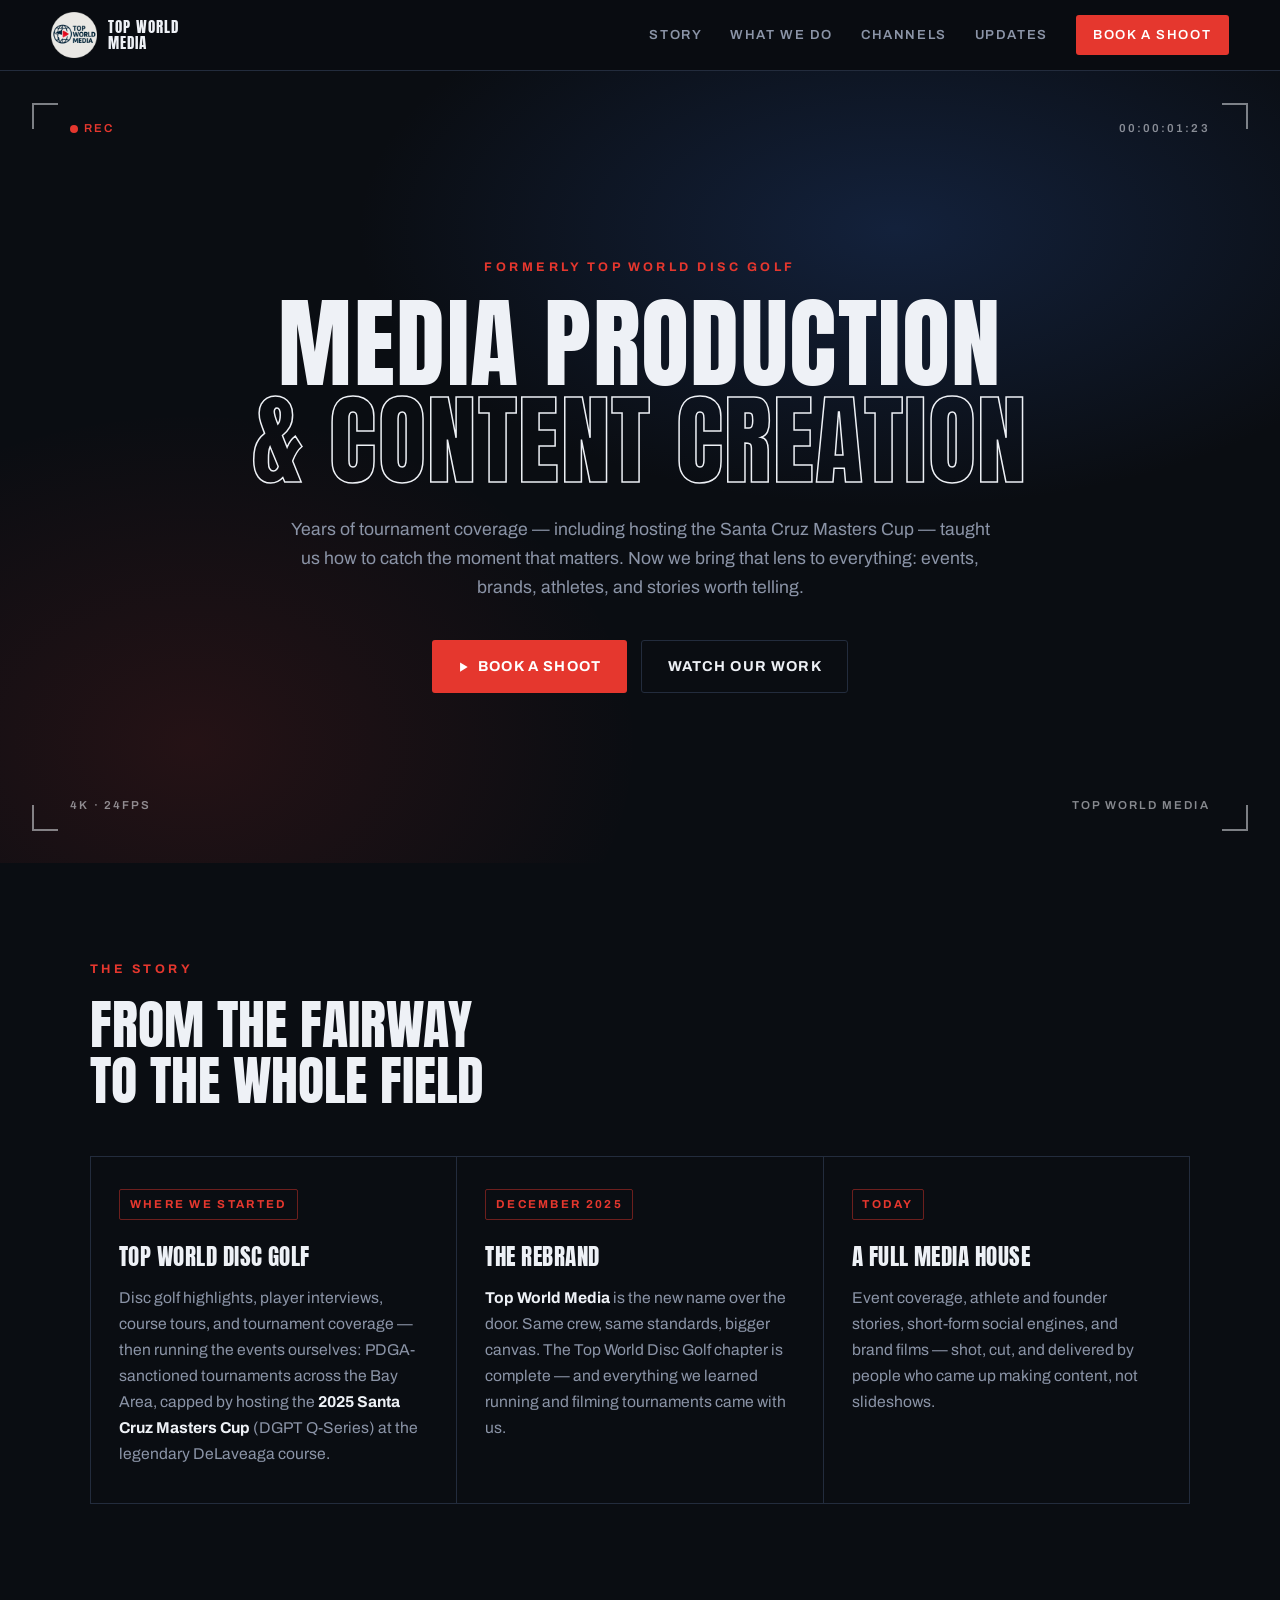
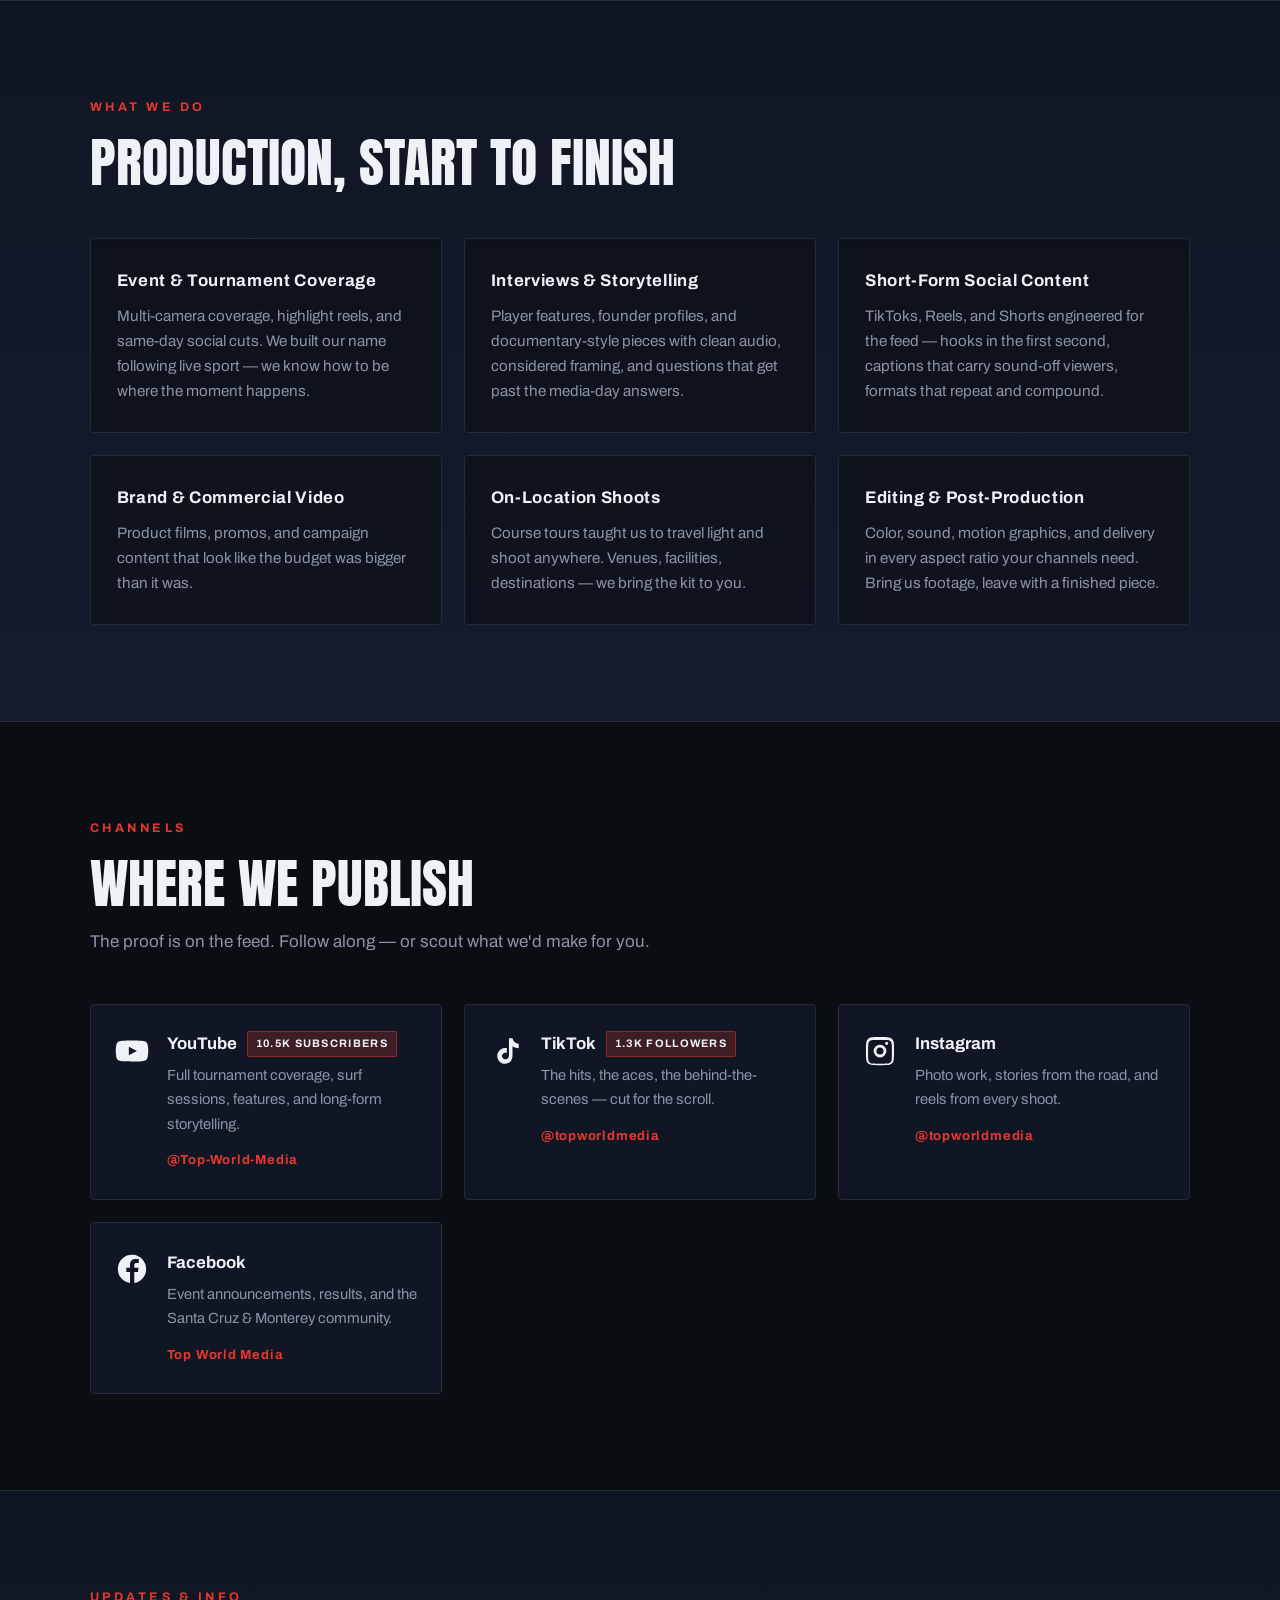
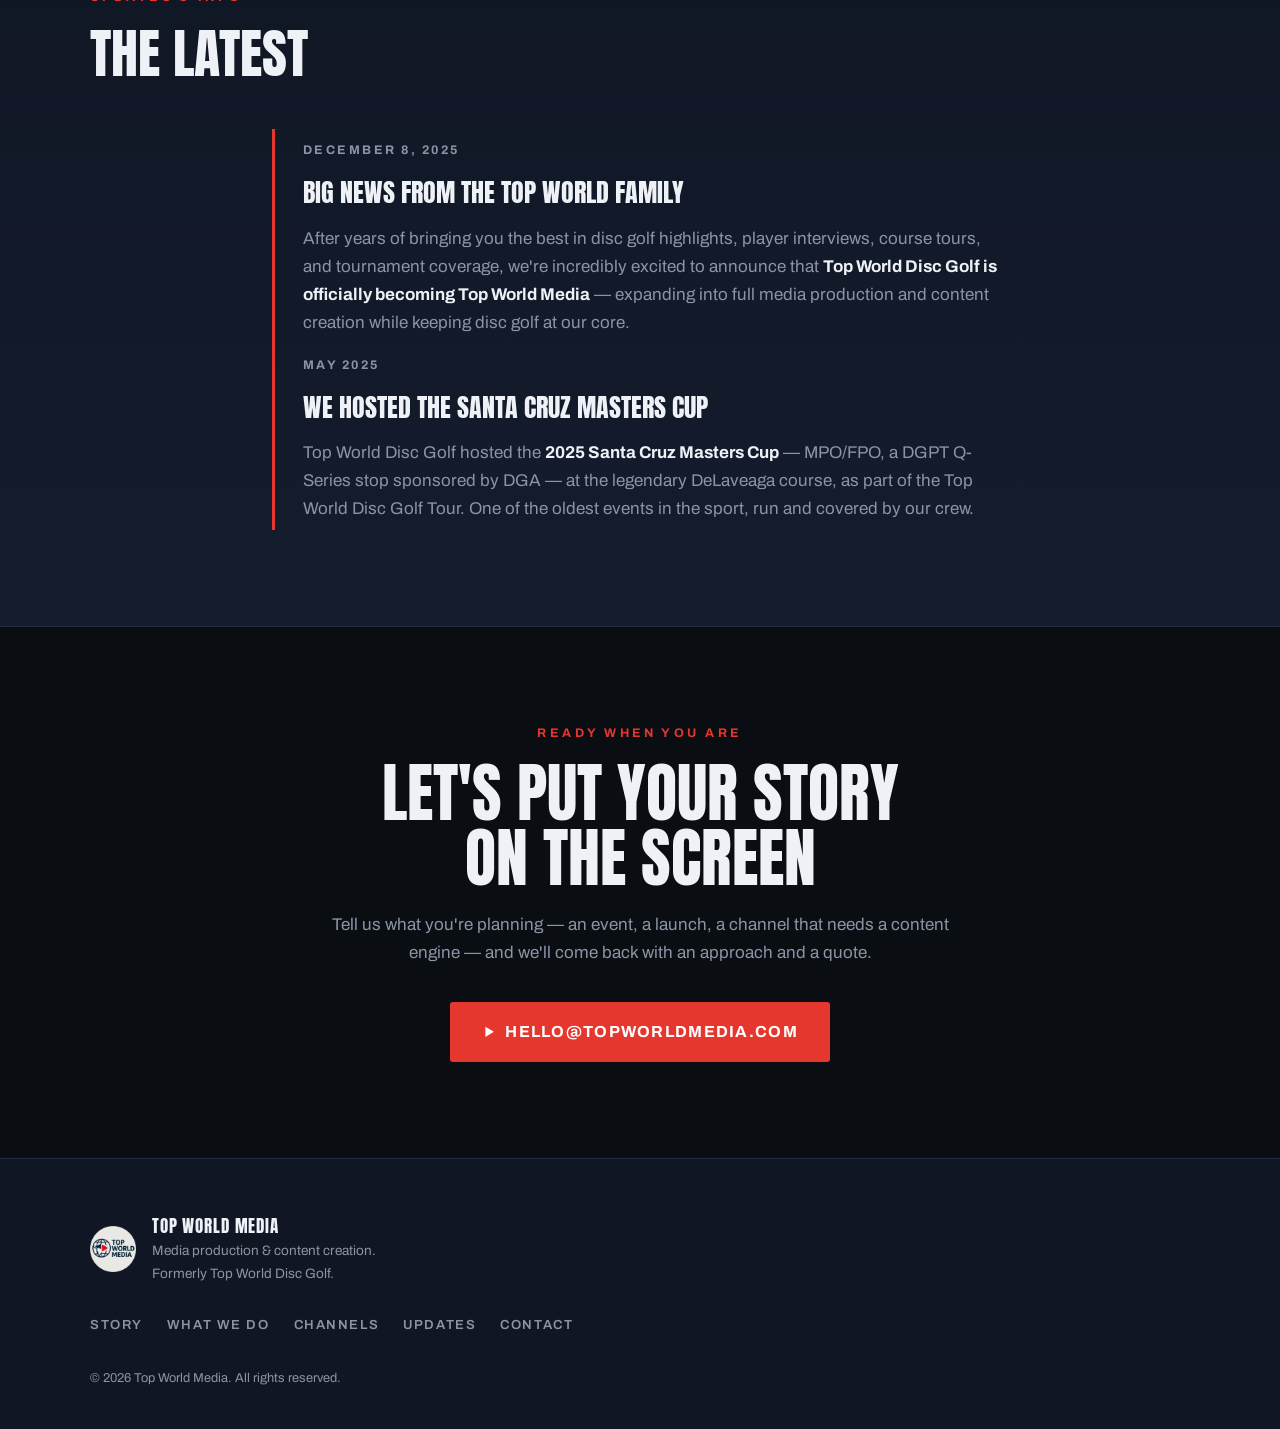
<file: index.html>
<!DOCTYPE html>
<html lang="en">
<head>
  <meta charset="UTF-8">
  <meta name="viewport" content="width=device-width, initial-scale=1.0">
  <title>Top World Media — Media Production &amp; Content Creation</title>
  <meta name="description" content="Top World Media is a media production and content creation studio — tournament and event coverage, interviews, short-form social content, and full post-production. From the team behind Top World Disc Golf, host of the 2025 Santa Cruz Masters Cup.">
  <link rel="canonical" href="https://topworldmedia.com/">
  <meta name="robots" content="index, follow">

  <!-- Open Graph -->
  <meta property="og:type" content="website">
  <meta property="og:site_name" content="Top World Media">
  <meta property="og:title" content="Top World Media — Media Production &amp; Content Creation">
  <meta property="og:description" content="Tournament &amp; event coverage, interviews, short-form social content, and full post-production. From the team behind Top World Disc Golf, host of the 2025 Santa Cruz Masters Cup.">
  <meta property="og:url" content="https://topworldmedia.com/">
  <meta property="og:image" content="https://topworldmedia.com/img/logo.png">
  <meta name="twitter:card" content="summary">

  <!-- Fonts: Anton (display) + Archivo (body) -->
  <link rel="preconnect" href="https://fonts.googleapis.com">
  <link rel="preconnect" href="https://fonts.gstatic.com" crossorigin>
  <link href="https://fonts.googleapis.com/css2?family=Anton&family=Archivo:ital,wght@0,400;0,500;0,600;0,700;1,400&display=swap" rel="stylesheet">

  <link rel="stylesheet" href="css/style.css">
  <link rel="icon" type="image/svg+xml" href="favicon.svg">

  <script type="application/ld+json">
  {
    "@context": "https://schema.org",
    "@type": "Organization",
    "name": "Top World Media",
    "url": "https://topworldmedia.com/",
    "description": "Media production and content creation studio from the team behind Top World Disc Golf, host of the 2025 Santa Cruz Masters Cup (DGPT Q-Series).",
    "sameAs": [
      "https://www.youtube.com/@top-world-media",
      "https://www.youtube.com/channel/UC_wa5cggx3IcCj_apJovh9w",
      "https://www.tiktok.com/@topworldmedia",
      "https://www.instagram.com/topworldmedia/",
      "https://www.threads.net/@topworldmedia",
      "https://www.facebook.com/100092203670692"
    ]
  }
  </script>
</head>
<body>

  <header class="topbar">
    <a class="brand" href="#top" aria-label="Top World Media — home">
      <img class="brand-mark" src="img/logo.png" alt="" width="46" height="46">
      <span class="brand-word">Top World<br>Media</span>
    </a>
    <nav class="nav" id="nav" aria-label="Primary">
      <a href="#story">Story</a>
      <a href="#services">What We Do</a>
      <a href="#channels">Channels</a>
      <a href="#updates">Updates</a>
      <a class="nav-cta" href="#contact">Book a Shoot</a>
    </nav>
    <button class="nav-toggle" id="navToggle" aria-expanded="false" aria-controls="nav" aria-label="Menu">
      <span></span><span></span><span></span>
    </button>
  </header>

  <main id="top">

    <!-- ============ HERO ============ -->
    <section class="hero">
      <div class="hero-frame" aria-hidden="true">
        <span class="corner tl"></span><span class="corner tr"></span>
        <span class="corner bl"></span><span class="corner br"></span>
        <div class="hud hud-top">
          <span class="rec"><span class="rec-dot"></span>REC</span>
          <span class="timecode" id="timecode">00:00:33:38</span>
        </div>
        <div class="hud hud-bottom">
          <span>4K&thinsp;·&thinsp;24FPS</span>
          <span>TOP WORLD MEDIA</span>
        </div>
      </div>
      <div class="hero-inner">
        <p class="eyebrow">Formerly Top World Disc Golf</p>
        <h1>Media Production<br><em>&amp; Content Creation</em></h1>
        <p class="hero-sub">Years of tournament coverage — including hosting the Santa Cruz Masters Cup —
        taught us how to catch the moment that matters. Now we bring that lens to everything:
        events, brands, athletes, and stories worth telling.</p>
        <div class="hero-actions">
          <a class="btn btn-primary" href="#contact">
            <svg viewBox="0 0 16 16" aria-hidden="true"><path d="M4 2l10 6-10 6z"/></svg>
            Book a Shoot
          </a>
          <a class="btn btn-ghost" href="#channels">Watch Our Work</a>
        </div>
      </div>
    </section>

    <!-- ============ STORY ============ -->
    <section class="section" id="story">
      <div class="section-head">
        <p class="eyebrow">The Story</p>
        <h2>From the fairway<br>to the whole field</h2>
      </div>
      <div class="story-grid">
        <article class="story-step reveal">
          <span class="step-tag">Where we started</span>
          <h3>Top World Disc Golf</h3>
          <p>Disc golf highlights, player interviews, course tours, and tournament coverage —
          then running the events ourselves: PDGA-sanctioned tournaments across the Bay Area,
          capped by hosting the <strong>2025 Santa Cruz Masters Cup</strong> (DGPT Q-Series)
          at the legendary DeLaveaga course.</p>
        </article>
        <article class="story-step reveal">
          <span class="step-tag">December 2025</span>
          <h3>The rebrand</h3>
          <p><strong>Top World Media</strong> is the new name over the door. Same crew,
          same standards, bigger canvas. The Top World Disc Golf chapter is complete —
          and everything we learned running and filming tournaments came with us.</p>
        </article>
        <article class="story-step reveal">
          <span class="step-tag">Today</span>
          <h3>A full media house</h3>
          <p>Event coverage, athlete and founder stories, short-form social engines, and
          brand films — shot, cut, and delivered by people who came up making content,
          not slideshows.</p>
        </article>
      </div>
    </section>

    <!-- ============ SERVICES ============ -->
    <section class="section section-panel" id="services">
      <div class="section-head">
        <p class="eyebrow">What We Do</p>
        <h2>Production, start to finish</h2>
      </div>
      <div class="services-grid">
        <article class="service reveal">
          <h3>Event &amp; Tournament Coverage</h3>
          <p>Multi-camera coverage, highlight reels, and same-day social cuts. We built our name
          following live sport — we know how to be where the moment happens.</p>
        </article>
        <article class="service reveal">
          <h3>Interviews &amp; Storytelling</h3>
          <p>Player features, founder profiles, and documentary-style pieces with clean audio,
          considered framing, and questions that get past the media-day answers.</p>
        </article>
        <article class="service reveal">
          <h3>Short-Form Social Content</h3>
          <p>TikToks, Reels, and Shorts engineered for the feed — hooks in the first second,
          captions that carry sound-off viewers, formats that repeat and compound.</p>
        </article>
        <article class="service reveal">
          <h3>Brand &amp; Commercial Video</h3>
          <p>Product films, promos, and campaign content that look like the budget was bigger
          than it was.</p>
        </article>
        <article class="service reveal">
          <h3>On-Location Shoots</h3>
          <p>Course tours taught us to travel light and shoot anywhere. Venues, facilities,
          destinations — we bring the kit to you.</p>
        </article>
        <article class="service reveal">
          <h3>Editing &amp; Post-Production</h3>
          <p>Color, sound, motion graphics, and delivery in every aspect ratio your channels
          need. Bring us footage, leave with a finished piece.</p>
        </article>
      </div>
    </section>

    <!-- ============ CHANNELS ============ -->
    <section class="section" id="channels">
      <div class="section-head">
        <p class="eyebrow">Channels</p>
        <h2>Where we publish</h2>
        <p class="section-sub">The proof is on the feed. Follow along — or scout what we'd make for you.</p>
      </div>
      <div class="channel-grid">
        <a class="channel reveal" href="https://www.youtube.com/@top-world-media" rel="noopener">
          <svg viewBox="0 0 24 24" aria-hidden="true"><path d="M23 7.2a3 3 0 0 0-2.1-2.1C19 4.5 12 4.5 12 4.5s-7 0-8.9.6A3 3 0 0 0 1 7.2 31 31 0 0 0 .5 12 31 31 0 0 0 1 16.8a3 3 0 0 0 2.1 2.1c1.9.6 8.9.6 8.9.6s7 0 8.9-.6a3 3 0 0 0 2.1-2.1A31 31 0 0 0 23.5 12 31 31 0 0 0 23 7.2ZM9.75 15.02V8.98L15.5 12Z"/></svg>
          <div>
            <h3>YouTube <span class="stat">10.5K subscribers</span></h3>
            <p>Full tournament coverage, surf sessions, features, and long-form storytelling.</p>
            <span class="handle">@Top-World-Media</span>
          </div>
        </a>
        <a class="channel reveal" href="https://www.tiktok.com/@topworldmedia" rel="noopener">
          <svg viewBox="0 0 24 24" aria-hidden="true"><path d="M16.6 3c.4 2.1 1.9 3.7 4.4 3.9v3.1c-1.6 0-3.1-.5-4.4-1.4v6.7c0 4.7-4.4 7-7.9 5.1-2.5-1.3-3.6-4.5-2.4-7.1 1.1-2.5 3.9-3.8 6.3-3.2v3.2c-1.2-.4-2.5 0-3.1 1.1-.9 1.6.2 3.5 2 3.5 1.5 0 2.6-1.2 2.6-2.8V3Z"/></svg>
          <div>
            <h3>TikTok <span class="stat">1.3K followers</span></h3>
            <p>The hits, the aces, the behind-the-scenes — cut for the scroll.</p>
            <span class="handle">@topworldmedia</span>
          </div>
        </a>
        <a class="channel reveal" href="https://www.instagram.com/topworldmedia/" rel="noopener">
          <svg viewBox="0 0 24 24" aria-hidden="true"><path d="M12 2.2c3.2 0 3.6 0 4.8.1 1.2.1 1.9.2 2.3.4.6.2 1 .5 1.4.9.4.4.7.8.9 1.4.2.4.4 1.1.4 2.3.1 1.2.1 1.6.1 4.8s0 3.6-.1 4.8c-.1 1.2-.2 1.9-.4 2.3a3.8 3.8 0 0 1-.9 1.4 3.8 3.8 0 0 1-1.4.9c-.4.2-1.1.4-2.3.4-1.2.1-1.6.1-4.8.1s-3.6 0-4.8-.1c-1.2-.1-1.9-.2-2.3-.4a3.8 3.8 0 0 1-1.4-.9 3.8 3.8 0 0 1-.9-1.4c-.2-.4-.4-1.1-.4-2.3-.1-1.2-.1-1.6-.1-4.8s0-3.6.1-4.8c.1-1.2.2-1.9.4-2.3.2-.6.5-1 .9-1.4.4-.4.8-.7 1.4-.9.4-.2 1.1-.4 2.3-.4 1.2-.1 1.6-.1 4.8-.1Zm0 2c-3.1 0-3.5 0-4.7.1-1.1.1-1.5.2-1.8.3-.4.2-.7.3-.9.6-.3.2-.5.5-.6.9-.1.3-.3.7-.3 1.8-.1 1.2-.1 1.6-.1 4.7s0 3.5.1 4.7c.1 1.1.2 1.5.3 1.8.2.4.3.7.6.9.2.3.5.5.9.6.3.1.7.3 1.8.3 1.2.1 1.6.1 4.7.1s3.5 0 4.7-.1c1.1-.1 1.5-.2 1.8-.3.4-.2.7-.3.9-.6.3-.2.5-.5.6-.9.1-.3.3-.7.3-1.8.1-1.2.1-1.6.1-4.7s0-3.5-.1-4.7c-.1-1.1-.2-1.5-.3-1.8a2 2 0 0 0-.6-.9 2 2 0 0 0-.9-.6c-.3-.1-.7-.3-1.8-.3-1.2-.1-1.6-.1-4.7-.1Zm0 3.3a4.5 4.5 0 1 1 0 9 4.5 4.5 0 0 1 0-9Zm0 2a2.5 2.5 0 1 0 0 5 2.5 2.5 0 0 0 0-5Zm5.8-2.9a1.1 1.1 0 1 1-2.2 0 1.1 1.1 0 0 1 2.2 0Z"/></svg>
          <div>
            <h3>Instagram</h3>
            <p>Photo work, stories from the road, and reels from every shoot.</p>
            <span class="handle">@topworldmedia</span>
          </div>
        </a>
        <a class="channel reveal" href="https://www.facebook.com/100092203670692" rel="noopener">
          <svg viewBox="0 0 24 24" aria-hidden="true"><path d="M13.6 21.9v-7.7h2.6l.4-3h-3V9.3c0-.9.3-1.5 1.6-1.5h1.6V5.1c-.3 0-1.2-.1-2.3-.1-2.3 0-3.9 1.4-3.9 4v2.2H8v3h2.6v7.7A10 10 0 1 1 22 12a10 10 0 0 1-8.4 9.9Z"/></svg>
          <div>
            <h3>Facebook</h3>
            <p>Event announcements, results, and the Santa Cruz &amp; Monterey community.</p>
            <span class="handle">Top World Media</span>
          </div>
        </a>
      </div>
    </section>

    <!-- ============ UPDATES ============ -->
    <section class="section section-panel" id="updates">
      <div class="section-head">
        <p class="eyebrow">Updates &amp; Info</p>
        <h2>The latest</h2>
      </div>
      <article class="update reveal">
        <time datetime="2025-12-08">December 8, 2025</time>
        <h3>Big news from the Top World family</h3>
        <p>After years of bringing you the best in disc golf highlights, player interviews,
        course tours, and tournament coverage, we're incredibly excited to announce that
        <strong>Top World Disc Golf is officially becoming Top World Media</strong> — expanding
        into full media production and content creation while keeping disc golf at our core.</p>
      </article>
      <article class="update reveal">
        <time datetime="2025-05-11">May 2025</time>
        <h3>We hosted the Santa Cruz Masters Cup</h3>
        <p>Top World Disc Golf hosted the <strong>2025 Santa Cruz Masters Cup</strong> —
        MPO/FPO, a DGPT Q-Series stop sponsored by DGA — at the legendary DeLaveaga
        course, as part of the Top World Disc Golf Tour. One of the oldest events in the
        sport, run and covered by our crew.</p>
      </article>
    </section>

    <!-- ============ CONTACT ============ -->
    <section class="section contact" id="contact">
      <div class="contact-inner reveal">
        <p class="eyebrow">Ready when you are</p>
        <h2>Let's put your story<br>on the screen</h2>
        <p class="section-sub">Tell us what you're planning — an event, a launch, a channel that
        needs a content engine — and we'll come back with an approach and a quote.</p>
        <!-- TODO: replace with your real contact email or a form endpoint -->
        <a class="btn btn-primary btn-lg" href="mailto:hello@topworldmedia.com">
          <svg viewBox="0 0 16 16" aria-hidden="true"><path d="M4 2l10 6-10 6z"/></svg>
          hello@topworldmedia.com
        </a>
      </div>
    </section>

  </main>

  <footer class="footer">
    <div class="footer-inner">
      <div class="footer-brand">
        <img class="brand-mark" src="img/logo.png" alt="" width="46" height="46">
        <p>Top World Media<br><span>Media production &amp; content creation.<br>Formerly Top World Disc Golf.</span></p>
      </div>
      <nav class="footer-nav" aria-label="Footer">
        <a href="#story">Story</a>
        <a href="#services">What We Do</a>
        <a href="#channels">Channels</a>
        <a href="#updates">Updates</a>
        <a href="#contact">Contact</a>
      </nav>
      <p class="footer-legal">© 2026 Top World Media. All rights reserved.</p>
    </div>
  </footer>

  <script src="js/main.js"></script>
</body>
</html>
</file>
<file: css/style.css>
/* ============================================================
   Top World Media — brand stylesheet
   Palette: ink #0A0D12 · navy panel #141C2E · red #E5372E
            off-white #EEF1F6 · steel #8B94A7 · line #232C3D
   Type:    Anton (display) · Archivo (body)
   ============================================================ */

:root {
  --ink: #0A0D12;
  --panel: #141C2E;
  --panel-2: #101623;
  --line: #232C3D;
  --text: #EEF1F6;
  --muted: #8B94A7;
  --red: #E5372E;
  --red-deep: #B7241D;
  --navy: #1E3A6E;
  --badge: #F2F3F5;

  --display: "Anton", "Arial Narrow", "Helvetica Neue", sans-serif;
  --body: "Archivo", system-ui, -apple-system, "Segoe UI", sans-serif;

  --w: min(1100px, 92vw);
}

* { box-sizing: border-box; margin: 0; padding: 0; }

html { scroll-behavior: smooth; }
@media (prefers-reduced-motion: reduce) {
  html { scroll-behavior: auto; }
}

body {
  background: var(--ink);
  color: var(--text);
  font-family: var(--body);
  font-size: 1.0625rem;
  line-height: 1.65;
  -webkit-font-smoothing: antialiased;
}

img, svg { max-width: 100%; display: block; }

a { color: inherit; }

::selection { background: var(--red); color: #fff; }

/* ---------- brand mark ---------- */

.brand-mark { width: 46px; height: 46px; flex: none; }
.mark-badge { fill: var(--badge); }
.mark-globe { stroke: var(--navy); stroke-width: 2.2; fill: none; }
.mark-land  { fill: var(--navy); }
.mark-halo  { fill: var(--badge); stroke: var(--badge); stroke-width: 7; stroke-linejoin: round; }
.mark-play  { fill: var(--red); stroke: var(--red); stroke-width: 3.5; stroke-linejoin: round; }

/* ---------- topbar ---------- */

.topbar {
  position: sticky;
  top: 0;
  z-index: 50;
  display: flex;
  align-items: center;
  justify-content: space-between;
  gap: 1rem;
  padding: 0.75rem max(4vw, 1.25rem);
  background: color-mix(in srgb, var(--ink) 88%, transparent);
  backdrop-filter: blur(10px);
  border-bottom: 1px solid var(--line);
}

.brand {
  display: flex;
  align-items: center;
  gap: 0.7rem;
  text-decoration: none;
}

.brand-word {
  font-family: var(--display);
  font-size: 0.95rem;
  line-height: 1.05;
  letter-spacing: 0.06em;
  text-transform: uppercase;
}

.nav {
  display: flex;
  align-items: center;
  gap: 1.75rem;
}

.nav a {
  text-decoration: none;
  font-size: 0.82rem;
  font-weight: 600;
  letter-spacing: 0.12em;
  text-transform: uppercase;
  color: var(--muted);
  transition: color 0.2s;
}

.nav a:hover, .nav a:focus-visible { color: var(--text); }

.nav .nav-cta {
  color: #fff;
  background: var(--red);
  padding: 0.55rem 1.1rem;
  border-radius: 3px;
}

.nav .nav-cta:hover, .nav .nav-cta:focus-visible { background: var(--red-deep); color: #fff; }

.nav-toggle {
  display: none;
  flex-direction: column;
  gap: 5px;
  background: none;
  border: 0;
  padding: 8px;
  cursor: pointer;
}

.nav-toggle span {
  width: 24px; height: 2px;
  background: var(--text);
}

@media (max-width: 760px) {
  .nav-toggle { display: flex; }
  .nav {
    position: absolute;
    top: 100%; left: 0; right: 0;
    flex-direction: column;
    align-items: stretch;
    gap: 0;
    background: var(--panel-2);
    border-bottom: 1px solid var(--line);
    display: none;
  }
  .nav.open { display: flex; }
  .nav a { padding: 1rem max(4vw, 1.25rem); border-top: 1px solid var(--line); }
  .nav .nav-cta { border-radius: 0; text-align: center; }
}

/* ---------- hero ---------- */

.hero {
  position: relative;
  min-height: 88svh;
  display: grid;
  place-items: center;
  overflow: hidden;
  background:
    radial-gradient(60% 50% at 70% 20%, rgba(30, 58, 110, 0.45), transparent 70%),
    radial-gradient(50% 60% at 15% 85%, rgba(229, 55, 46, 0.12), transparent 70%),
    var(--ink);
}

.hero-inner {
  width: var(--w);
  padding: 7rem 0 6rem;
  text-align: center;
  position: relative;
  z-index: 2;
}

.eyebrow {
  font-size: 0.78rem;
  font-weight: 700;
  letter-spacing: 0.28em;
  text-transform: uppercase;
  color: var(--red);
  margin-bottom: 1.1rem;
}

.hero h1 {
  font-family: var(--display);
  font-weight: 400;
  font-size: clamp(2.9rem, 8.5vw, 6.2rem);
  line-height: 0.98;
  text-transform: uppercase;
  letter-spacing: 0.015em;
  text-wrap: balance;
}

.hero h1 em {
  font-style: normal;
  color: transparent;
  -webkit-text-stroke: 1.5px var(--text);
}

.hero-sub {
  max-width: 44rem;
  margin: 1.6rem auto 2.4rem;
  color: var(--muted);
  font-size: 1.1rem;
}

.hero-actions {
  display: flex;
  justify-content: center;
  flex-wrap: wrap;
  gap: 0.9rem;
}

/* viewfinder frame */

.hero-frame {
  position: absolute;
  inset: clamp(0.9rem, 2.5vw, 2rem);
  pointer-events: none;
  z-index: 1;
}

.corner { position: absolute; width: 26px; height: 26px; border: 2px solid rgba(238, 241, 246, 0.5); }
.corner.tl { top: 0; left: 0; border-right: 0; border-bottom: 0; }
.corner.tr { top: 0; right: 0; border-left: 0; border-bottom: 0; }
.corner.bl { bottom: 0; left: 0; border-right: 0; border-top: 0; }
.corner.br { bottom: 0; right: 0; border-left: 0; border-top: 0; }

.hud {
  position: absolute;
  left: 2.4rem; right: 2.4rem;
  display: flex;
  justify-content: space-between;
  font-size: 0.72rem;
  font-weight: 600;
  letter-spacing: 0.18em;
  color: rgba(238, 241, 246, 0.55);
  font-variant-numeric: tabular-nums;
}

.hud-top { top: 1rem; }
.hud-bottom { bottom: 1rem; }

.rec { display: inline-flex; align-items: center; gap: 0.45em; color: var(--red); }

.rec-dot {
  width: 8px; height: 8px;
  border-radius: 50%;
  background: var(--red);
  animation: blink 1.4s steps(2, start) infinite;
}

@keyframes blink { to { visibility: hidden; } }

@media (prefers-reduced-motion: reduce) {
  .rec-dot { animation: none; }
}

@media (max-width: 640px) {
  .hud { left: 1.6rem; right: 1.6rem; }
}

/* ---------- buttons ---------- */

.btn {
  display: inline-flex;
  align-items: center;
  gap: 0.6em;
  padding: 0.85rem 1.6rem;
  border-radius: 3px;
  text-decoration: none;
  font-weight: 700;
  font-size: 0.9rem;
  letter-spacing: 0.08em;
  text-transform: uppercase;
  transition: background 0.2s, border-color 0.2s, transform 0.15s;
}

.btn svg { width: 0.85em; height: 0.85em; fill: currentColor; }

.btn-primary { background: var(--red); color: #fff; }
.btn-primary:hover, .btn-primary:focus-visible { background: var(--red-deep); transform: translateY(-1px); }

.btn-ghost { border: 1px solid var(--line); color: var(--text); }
.btn-ghost:hover, .btn-ghost:focus-visible { border-color: var(--muted); }

.btn-lg { padding: 1.05rem 2rem; font-size: 1rem; }

/* ---------- sections ---------- */

.section { padding: 6rem 0; }

.section > * { width: var(--w); margin-inline: auto; }

.section-panel {
  background: linear-gradient(180deg, var(--panel-2), var(--panel));
  border-top: 1px solid var(--line);
  border-bottom: 1px solid var(--line);
}

.section-head { margin-bottom: 3rem; }

.section-head h2 {
  font-family: var(--display);
  font-weight: 400;
  font-size: clamp(2rem, 5vw, 3.4rem);
  line-height: 1.02;
  text-transform: uppercase;
  text-wrap: balance;
}

.section-sub {
  color: var(--muted);
  max-width: 40rem;
  margin-top: 1rem;
}

/* ---------- story ---------- */

.story-grid {
  display: grid;
  grid-template-columns: repeat(auto-fit, minmax(260px, 1fr));
  gap: 1px;
  background: var(--line);
  border: 1px solid var(--line);
}

.story-step {
  background: var(--ink);
  padding: 2rem 1.75rem 2.25rem;
}

.step-tag {
  display: inline-block;
  font-size: 0.72rem;
  font-weight: 700;
  letter-spacing: 0.2em;
  text-transform: uppercase;
  color: var(--red);
  border: 1px solid color-mix(in srgb, var(--red) 45%, transparent);
  padding: 0.3rem 0.6rem;
  border-radius: 2px;
  margin-bottom: 1.1rem;
}

.story-step h3 {
  font-family: var(--display);
  font-weight: 400;
  font-size: 1.45rem;
  text-transform: uppercase;
  letter-spacing: 0.02em;
  margin-bottom: 0.6rem;
}

.story-step p { color: var(--muted); font-size: 0.98rem; }
.story-step strong { color: var(--text); }
.story-step p a, .update p a {
  color: var(--text);
  text-decoration: underline;
  text-decoration-color: var(--red);
  text-underline-offset: 3px;
}
.story-step p a:hover, .update p a:hover { color: var(--red); }

/* ---------- services ---------- */

.services-grid {
  display: grid;
  grid-template-columns: repeat(auto-fit, minmax(300px, 1fr));
  gap: 1.4rem;
}

.service {
  border: 1px solid var(--line);
  background: color-mix(in srgb, var(--ink) 55%, transparent);
  padding: 1.75rem 1.6rem;
  border-radius: 4px;
  transition: border-color 0.25s;
}

.service:hover { border-color: color-mix(in srgb, var(--red) 55%, var(--line)); }

.service h3 {
  font-size: 1.05rem;
  font-weight: 700;
  letter-spacing: 0.04em;
  margin-bottom: 0.55rem;
}

.service p { color: var(--muted); font-size: 0.95rem; }

/* ---------- channels ---------- */

.channel-grid {
  display: grid;
  grid-template-columns: repeat(auto-fit, minmax(280px, 1fr));
  gap: 1.4rem;
}

.channel {
  display: flex;
  gap: 1.1rem;
  align-items: flex-start;
  text-decoration: none;
  border: 1px solid var(--line);
  border-radius: 4px;
  padding: 1.6rem 1.5rem;
  background: var(--panel-2);
  transition: border-color 0.25s, transform 0.2s;
}

.channel:hover, .channel:focus-visible {
  border-color: var(--red);
  transform: translateY(-3px);
}

.channel > svg {
  width: 34px; height: 34px;
  flex: none;
  fill: var(--text);
  margin-top: 0.2rem;
}

.channel:hover > svg { fill: var(--red); }

.channel h3 {
  font-size: 1.05rem;
  font-weight: 700;
  margin-bottom: 0.3rem;
  display: flex;
  align-items: center;
  gap: 0.6em;
  flex-wrap: wrap;
}

.channel .stat {
  font-size: 0.68rem;
  font-weight: 700;
  letter-spacing: 0.12em;
  text-transform: uppercase;
  color: var(--text);
  background: color-mix(in srgb, var(--red) 22%, transparent);
  border: 1px solid color-mix(in srgb, var(--red) 50%, transparent);
  padding: 0.2rem 0.5rem;
  border-radius: 2px;
}

.channel p { color: var(--muted); font-size: 0.92rem; margin-bottom: 0.6rem; }

.handle {
  font-size: 0.82rem;
  font-weight: 700;
  letter-spacing: 0.06em;
  color: var(--red);
}

/* ---------- updates ---------- */

.update {
  border-left: 3px solid var(--red);
  padding: 0.4rem 0 0.4rem 1.75rem;
  max-width: 46rem;
}

.update time {
  font-size: 0.78rem;
  font-weight: 700;
  letter-spacing: 0.2em;
  text-transform: uppercase;
  color: var(--muted);
}

.update h3 {
  font-family: var(--display);
  font-weight: 400;
  font-size: 1.6rem;
  text-transform: uppercase;
  margin: 0.5rem 0 0.7rem;
}

.update p { color: var(--muted); }
.update strong { color: var(--text); }

/* ---------- contact ---------- */

.contact { text-align: center; }

.contact-inner { max-width: 44rem; }

.contact h2 {
  font-family: var(--display);
  font-weight: 400;
  font-size: clamp(2.2rem, 6vw, 4rem);
  line-height: 1.02;
  text-transform: uppercase;
  text-wrap: balance;
}

.contact .section-sub { margin: 1.2rem auto 2.2rem; }

/* ---------- footer ---------- */

.footer {
  border-top: 1px solid var(--line);
  background: var(--panel-2);
  padding: 3.5rem 0 2.5rem;
}

.footer-inner {
  width: var(--w);
  margin-inline: auto;
  display: grid;
  gap: 2rem;
}

.footer-brand { display: flex; align-items: center; gap: 1rem; }

.footer-brand p {
  font-family: var(--display);
  text-transform: uppercase;
  letter-spacing: 0.05em;
  line-height: 1.3;
}

.footer-brand span {
  font-family: var(--body);
  font-size: 0.85rem;
  color: var(--muted);
  text-transform: none;
  letter-spacing: 0;
  font-weight: 400;
}

.footer-nav { display: flex; flex-wrap: wrap; gap: 1.5rem; }

.footer-nav a {
  text-decoration: none;
  font-size: 0.82rem;
  font-weight: 600;
  letter-spacing: 0.12em;
  text-transform: uppercase;
  color: var(--muted);
}

.footer-nav a:hover { color: var(--text); }

.footer-legal { font-size: 0.8rem; color: var(--muted); }

/* ---------- reveal on scroll ---------- */

.reveal { opacity: 0; transform: translateY(18px); transition: opacity 0.6s ease, transform 0.6s ease; }
.reveal.in { opacity: 1; transform: none; }

@media (prefers-reduced-motion: reduce) {
  .reveal { opacity: 1; transform: none; transition: none; }
}
</file>
